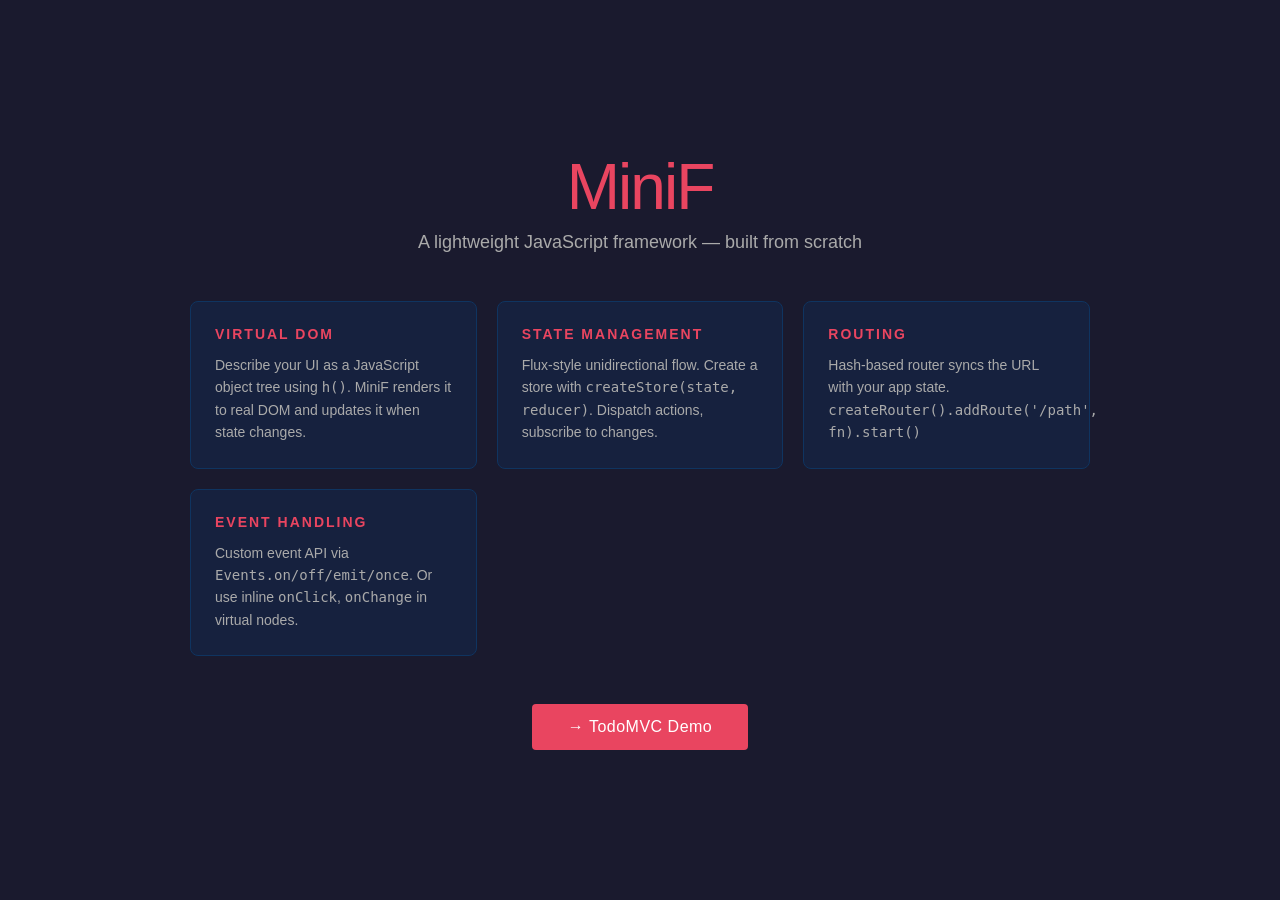
<file: mini-framework-master/mini-framework/index.html>
<!DOCTYPE html>
<html lang="en">
<head>
  <meta charset="UTF-8" />
  <meta name="viewport" content="width=device-width, initial-scale=1.0" />
  <title>MiniF — JavaScript Framework</title>
  <style>
    *, *::before, *::after { box-sizing: border-box; margin: 0; padding: 0; }

    body {
      font-family: 'Helvetica Neue', Helvetica, Arial, sans-serif;
      background: #1a1a2e;
      color: #eee;
      min-height: 100vh;
      display: flex;
      flex-direction: column;
      align-items: center;
      justify-content: center;
      padding: 40px 20px;
    }

    h1 { font-size: 64px; font-weight: 100; letter-spacing: -2px; color: #e94560; }
    .sub { font-size: 18px; color: #aaa; margin-top: 8px; margin-bottom: 48px; }

    .grid {
      display: grid;
      grid-template-columns: repeat(auto-fit, minmax(240px, 1fr));
      gap: 20px;
      max-width: 900px;
      width: 100%;
    }

    .card {
      background: #16213e;
      border: 1px solid #0f3460;
      border-radius: 8px;
      padding: 24px;
    }
    .card h3 { color: #e94560; font-size: 14px; text-transform: uppercase; letter-spacing: 2px; margin-bottom: 12px; }
    .card p { color: #aaa; font-size: 14px; line-height: 1.6; }

    .demo { margin-top: 48px; text-align: center; }
    .demo a {
      display: inline-block;
      padding: 14px 36px;
      background: #e94560;
      color: #fff;
      text-decoration: none;
      border-radius: 4px;
      font-size: 16px;
      letter-spacing: .5px;
      transition: background .2s;
    }
    .demo a:hover { background: #c73652; }


  </style>
</head>
<body>

  <h1>MiniF</h1>
  <p class="sub">A lightweight JavaScript framework — built from scratch</p>

  <div class="grid">
    <div class="card">
      <h3>Virtual DOM</h3>
      <p>Describe your UI as a JavaScript object tree using <code>h()</code>. MiniF renders it to real DOM and updates it when state changes.</p>
    </div>
    <div class="card">
      <h3>State Management</h3>
      <p>Flux-style unidirectional flow. Create a store with <code>createStore(state, reducer)</code>. Dispatch actions, subscribe to changes.</p>
    </div>
    <div class="card">
      <h3>Routing</h3>
      <p>Hash-based router syncs the URL with your app state. <code>createRouter().addRoute('/path', fn).start()</code></p>
    </div>
    <div class="card">
      <h3>Event Handling</h3>
      <p>Custom event API via <code>Events.on/off/emit/once</code>. Or use inline <code>onClick</code>, <code>onChange</code> in virtual nodes.</p>
    </div>
  </div>

  <div class="demo">
    <a href="todo/index.html">→ TodoMVC Demo</a>
  </div>

  <script src="framework/core.js"></script>
</body>
</html>
</file>
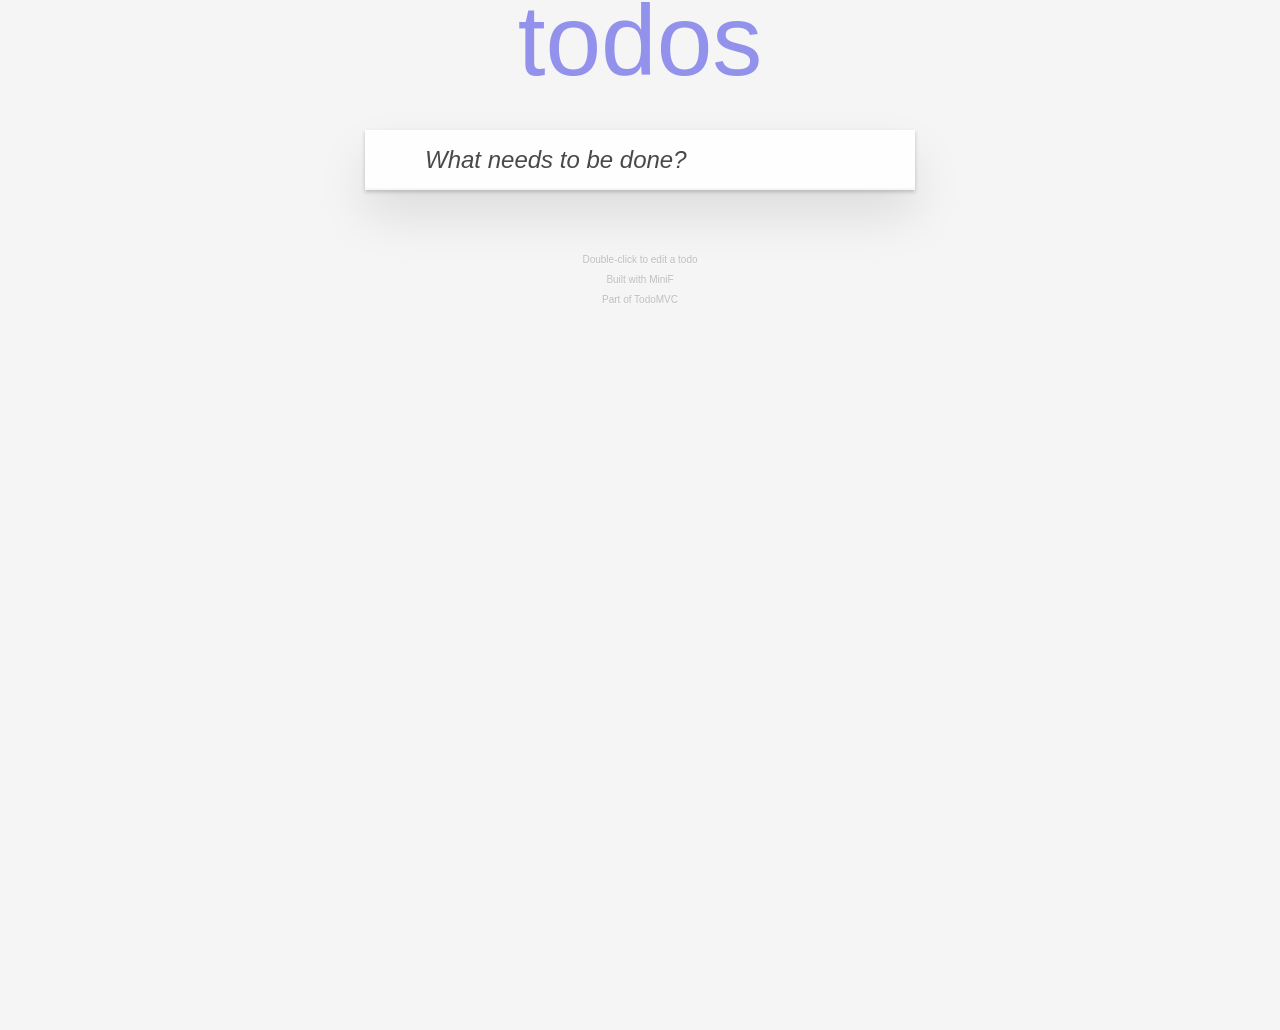
<file: mini-framework-master/mini-framework/todo/index.html>
<!DOCTYPE html>
<html lang="en">
<head>
  <meta charset="UTF-8" />
  <meta name="viewport" content="width=device-width, initial-scale=1.0" />
  <title>TodoMVC — MiniF</title>
  <link rel="stylesheet" href="style.css" />
</head>
<body>

  <div id="app"></div>

  <footer class="info">
    <p>Double-click to edit a todo</p>
    <p>Built with <a href="../README.md">MiniF</a></p>
    <p>Part of <a href="https://todomvc.com">TodoMVC</a></p>
  </footer>

  <script src="../framework/core.js"></script>
  <script src="app.js"></script>
</body>
</html>
</file>
<file: mini-framework-master/mini-framework/todo/style.css>
*, *::before, *::after { box-sizing: border-box; }

html { font-size: 14px; }

body {
  font-family: 'Helvetica Neue', Helvetica, Arial, sans-serif;
  background: #f5f5f5;
  color: #4d4d4d;
  margin: 0;
  min-height: 100vh;
}

.info {
  margin: 65px auto 0;
  color: #bfbfbf;
  font-size: 10px;
  text-shadow: 0 1px 0 rgba(255,255,255,.5);
  text-align: center;
}
.info p { line-height: 1; }
.info a { color: inherit; text-decoration: none; font-weight: 400; }
.info a:hover { text-decoration: underline; }

.todoapp {
  background: #fff;
  margin: 130px auto 40px;
  position: relative;
  max-width: 550px;
  box-shadow:
    0 2px 4px 0 rgba(0,0,0,.2),
    0 25px 50px 0 rgba(0,0,0,.1);
}

.todoapp header { position: relative; }

.todoapp h1 {
  position: absolute;
  top: -140px;
  width: 100%;
  font-size: 100px;
  font-weight: 100;
  text-align: center;
  color: rgba(42, 39, 226, 0.486);
  text-rendering: optimizeLegibility;
  margin: 0;
  line-height: 1;
}

.new-todo {
  padding: 16px 16px 16px 60px;
  border: none;
  background: rgba(0,0,0,.003);
  box-shadow: inset 0 -2px 1px rgba(0,0,0,.03);
  width: 100%;
  font-size: 24px;
  font-family: inherit;
  font-weight: inherit;
  color: inherit;
  outline: none;
}
.new-todo::placeholder { color: #494949; font-style: italic; font-weight: 300; }

.main { position: relative; z-index: 2; border-top: 1px solid #e6e6e6; }

.toggle-all {
  width: 1px; height: 1px;
  border: none; opacity: 0;
  position: absolute; right: 100%; bottom: 100%;
}

.toggle-all + label {
  display: flex;
  align-items: center;
  justify-content: center;
  width: 45px; height: 65px;
  font-size: 0;
  position: absolute;
  top: -65px; left: -0;
  cursor: pointer;
}
.toggle-all + label::before {
  content: '❯';
  font-size: 22px;
  color: #e6e6e6;
  padding: 10px 27px 10px 27px;
  transform: rotate(90deg);
  display: block;
}
.toggle-all:checked + label::before { color: #737373; }

.todo-list { margin: 0; padding: 0; list-style: none; }

.todo-list li {
  position: relative;
  font-size: 24px;
  border-bottom: 1px solid #ededed;
}
.todo-list li:last-child { border-bottom: none; }

.todo-list li .view { display: flex; align-items: center; }

.toggle {
  text-align: center;
  width: 40px; height: 40px;
  position: absolute;
  top: 0; bottom: 0;
  margin: auto 0;
  border: none;
  -webkit-appearance: none;
  appearance: none;
  cursor: pointer;
  background: none;
}
.toggle::before {
  content: url('data:image/svg+xml;utf8,<svg xmlns="http://www.w3.org/2000/svg" width="40" height="40" viewBox="-10 -18 100 135"><circle cx="50" cy="50" r="50" fill="none" stroke="%23ededed" stroke-width="3"/></svg>');
  display: block;
}
.toggle:checked::before {
  content: url('data:image/svg+xml;utf8,<svg xmlns="http://www.w3.org/2000/svg" width="40" height="40" viewBox="-10 -18 100 135"><circle cx="50" cy="50" r="50" fill="none" stroke="%23bddad5" stroke-width="3"/><path fill="%235dc2af" d="M72 25L42 71 27 56l-4 4 20 20 34-52z"/></svg>');
}

.todo-list li label {
  word-break: break-all;
  padding: 15px 15px 15px 60px;
  display: block;
  line-height: 1.2;
  transition: color .4s;
  font-weight: 400;
  color: #4d4d4d;
  flex: 1;
}
.todo-list li.completed label {
  color: #cdcdcd;
  text-decoration: line-through;
}

.destroy {
  display: none;
  position: absolute;
  top: 0; right: 10px; bottom: 0;
  width: 40px; height: 40px;
  margin: auto 0;
  font-size: 30px;
  color: #cc9a9a;
  transition: color .2s ease-out;
  border: none;
  background: none;
  cursor: pointer;
  line-height: 1;
}
.destroy:hover { color: #af5b5e; }
.destroy::after { content: '×'; }
.todo-list li:hover .destroy { display: block; }

.footer {
  color: #777;
  padding: 10px 15px;
  height: 50px;
  text-align: center;
  border-top: 1px solid #e6e6e6;
  display: flex;
  align-items: center;
  justify-content: space-between;
}

.todo-count {
  float: left;
  text-align: left;
  font-size: 14px;
}
.todo-count strong { font-weight: 300; }

.filters {
  margin: 0; padding: 0;
  list-style: none;
  position: absolute;
  right: 0; left: 0;
  display: flex;
  justify-content: center;
  gap: 0;
}
.filters li + li { margin-left: 4px; }

.filters li a {
  color: inherit;
  padding: 3px 7px;
  text-decoration: none;
  border: 1px solid transparent;
  border-radius: 3px;
  font-size: 12px;
}
.filters li a:hover { border-color: rgba(175,47,47,.1); }
.filters li a.selected { border-color: rgba(175,47,47,.2); }

.clear-completed {
  float: right;
  position: relative;
  line-height: 20px;
  text-decoration: none;
  background: none;
  border: none;
  cursor: pointer;
  color: inherit;
  font-size: 13px;
  font-family: inherit;
}
.clear-completed:hover { text-decoration: underline; }
</file>
